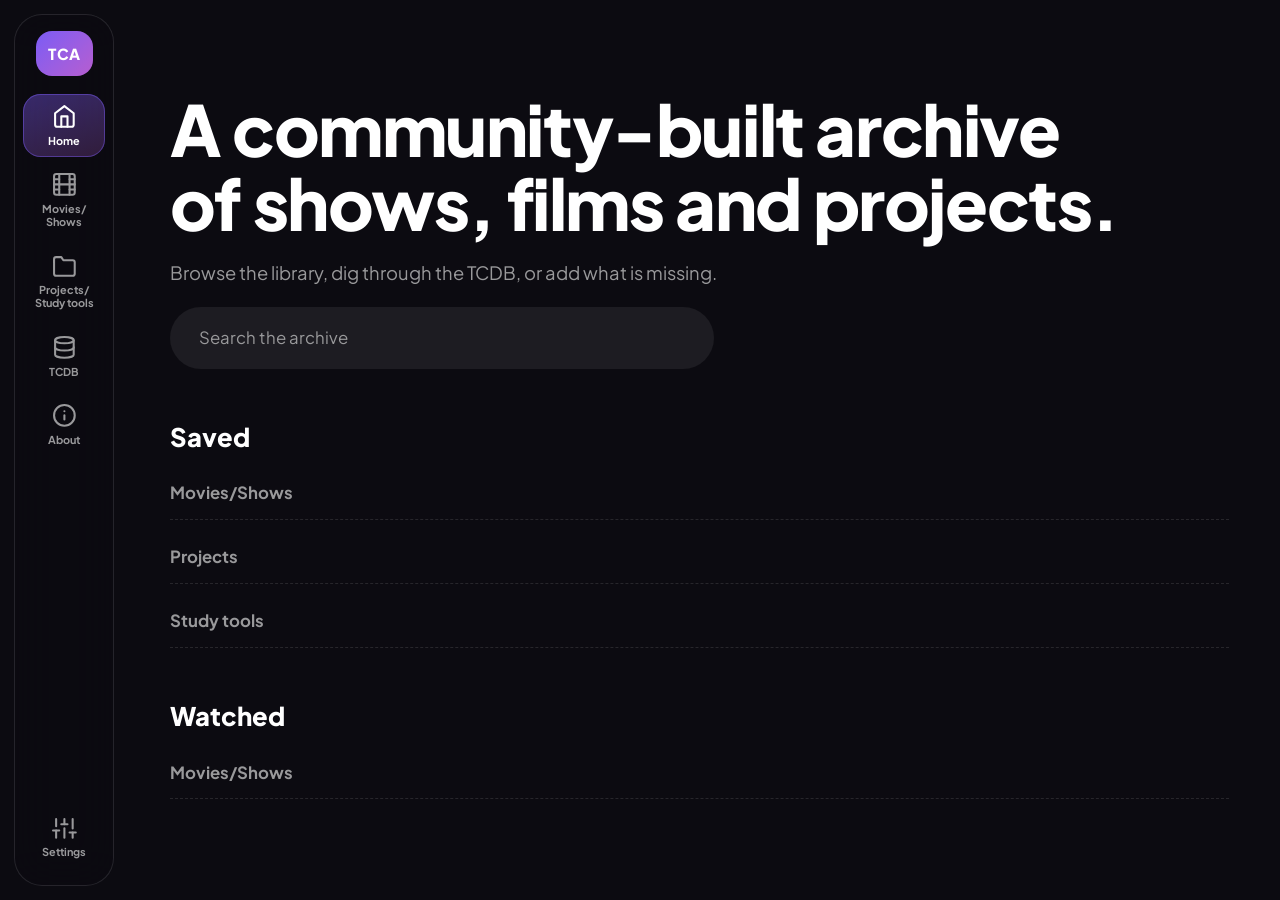
<file: index.html>
<!DOCTYPE html>
<html lang="en">
<head>
  <meta charset="utf-8">
  <meta name="viewport" content="width=device-width, initial-scale=1">
  <title>Loading...</title>
  <meta name="color-scheme" content="dark light">
  <!-- Sends visitors to the homepage automatically. The script keeps any #/page or ?query; the meta tag is the fallback. -->
  <meta http-equiv="refresh" content="0; url=site/">
  <link rel="canonical" href="site/">
  <script>location.replace("site/" + location.search + location.hash);</script>
</head>
<body>
  <p>Taking you to the <a href="site/">homepage</a>...</p>
</body>
</html>
</file>
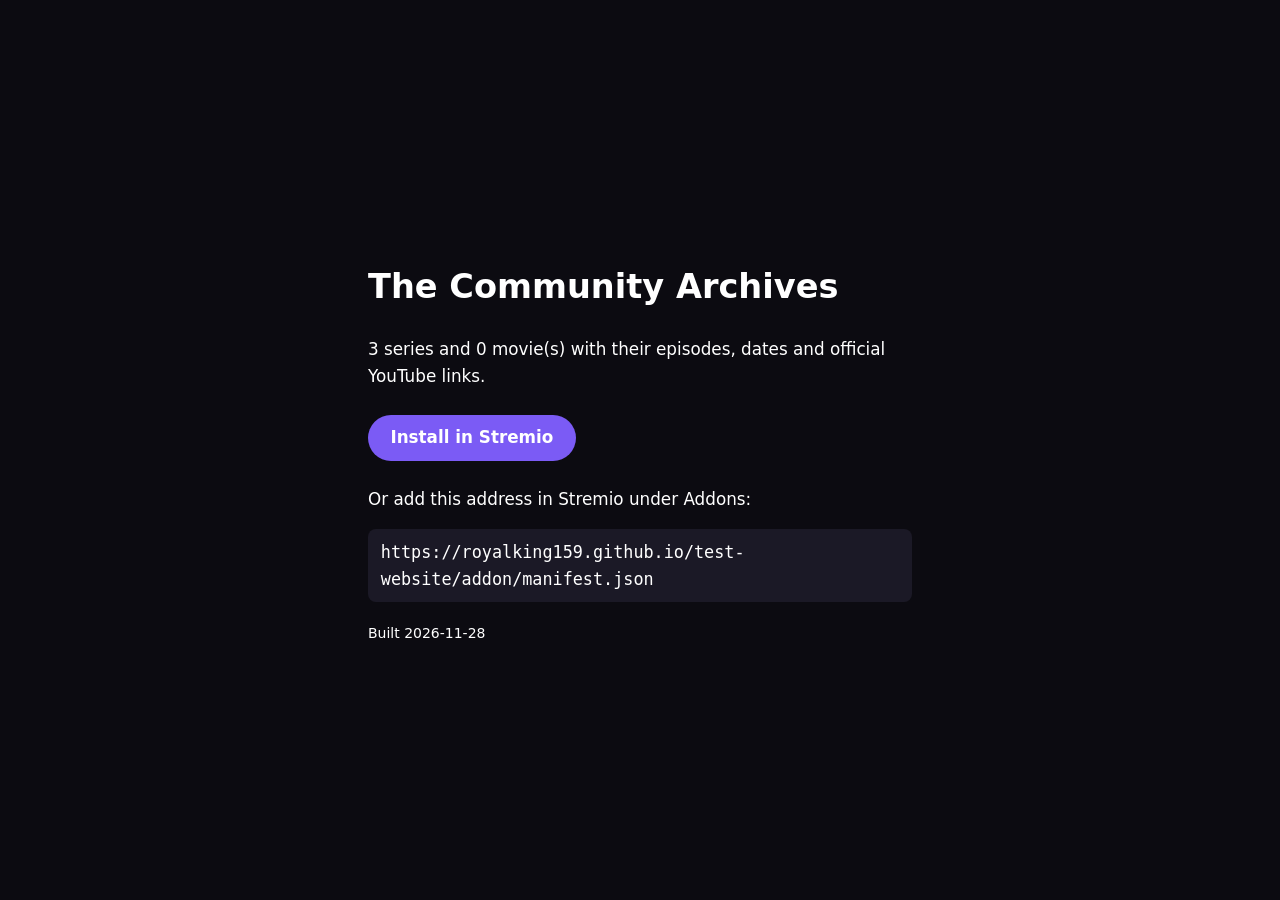
<file: addon/index.html>
<!DOCTYPE html>
<html lang="en"><head><meta charset="utf-8"><meta name="viewport" content="width=device-width, initial-scale=1"><title>The Community Archives for Stremio</title>
<style>body{margin:0;display:grid;place-items:center;min-height:100vh;background:#0c0b11;color:#ffffff;font:1.05rem/1.6 system-ui,sans-serif}main{max-width:34rem;padding:2rem}
a.b{display:inline-block;margin:.5rem 0;padding:.6rem 1.4rem;color:#ffffff;font-weight:700;text-decoration:none;background:#7b5bf5;border-radius:99px}code{display:block;padding:.6rem .8rem;overflow:auto;background:#1b1926;border-radius:8px}</style></head>
<body><main><h1>The Community Archives</h1><p>3 series and 0 movie(s) with their episodes, dates and official YouTube links.</p>
<p><a class="b" href="stremio://royalking159.github.io/test-website/addon/manifest.json">Install in Stremio</a></p><p>Or add this address in Stremio under Addons:</p><code>https://royalking159.github.io/test-website/addon/manifest.json</code>
<p><small>Built 2026-11-28</small></p></main></body></html>
</file>
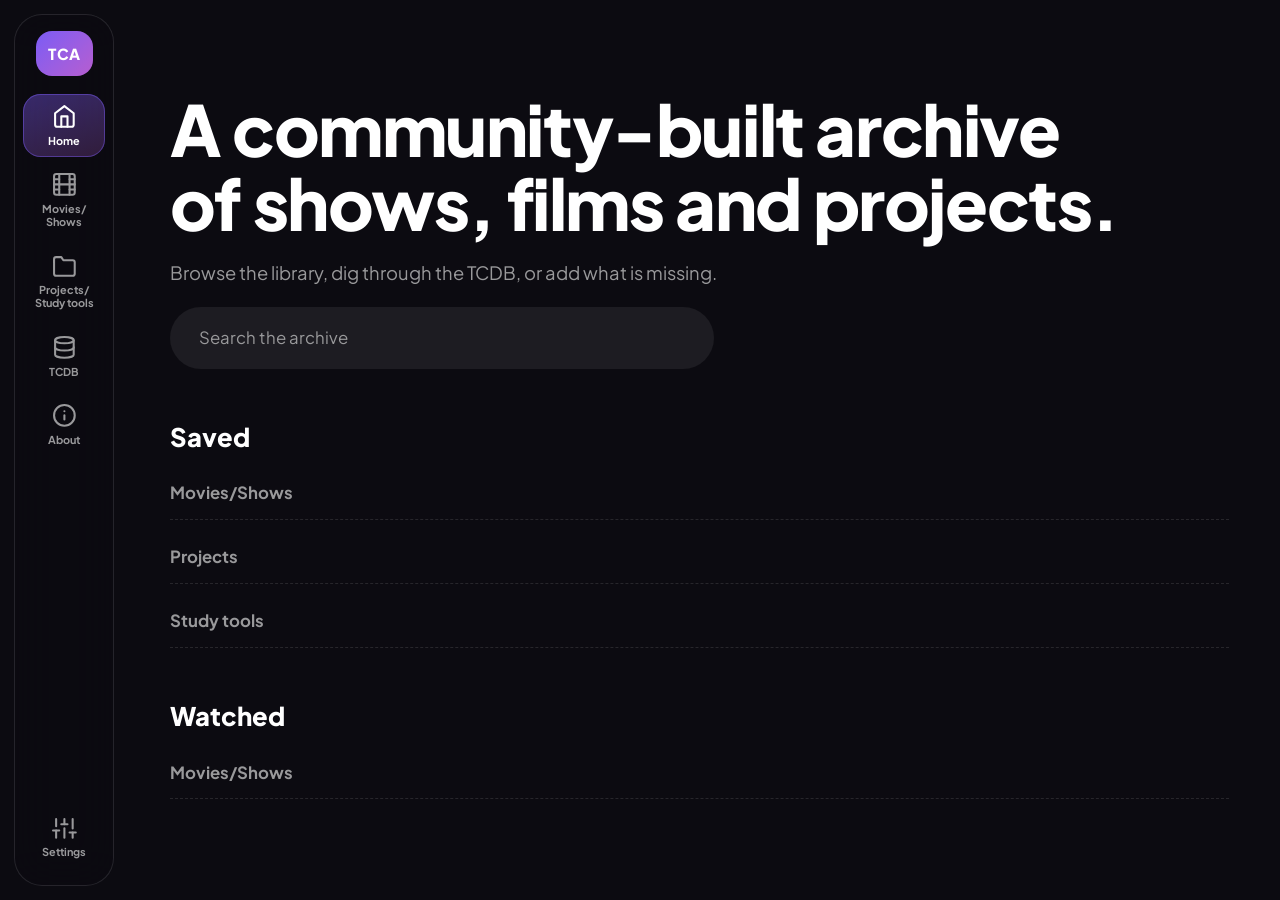
<file: site/index.html>
<!DOCTYPE html>
<html lang="en">
<head>
  <meta charset="utf-8">
  <meta name="viewport" content="width=device-width, initial-scale=1">
  <title>My Site</title>
  <link rel="stylesheet" href="style.css">
</head>
<body>
  <main id="view" tabindex="-1"></main>
  <noscript>This site needs JavaScript to show its content.</noscript>
  <script src="../data/config.js"></script>
  <script src="../data/library.js"></script>
  <script src="theme.js"></script>
  <script src="app.js"></script>
</body>
</html>
</file>
<file: site/style.css>
/* =============================================================================
   Tokens. Colours and fonts are set from data/config.js and from Settings.
   ============================================================================= */
:root {
  --bg: #0c0b11; --text: #ffffff; --accent: #7b5bf5; --on-accent: #ffffff;
  --glass: color-mix(in srgb, var(--text) 7%, transparent);
  --glass-2: color-mix(in srgb, var(--text) 13%, transparent);
  --panel: color-mix(in srgb, var(--bg) 72%, transparent);
  --muted: color-mix(in srgb, var(--text) 58%, var(--bg));
  --line: color-mix(in srgb, var(--text) 11%, transparent);
  --head: "Plus Jakarta Sans", system-ui, sans-serif;
  --body: "Plus Jakarta Sans", system-ui, sans-serif;
  --pad: clamp(1.1rem, 3.2vw, 3rem);
  --side: 6.25rem;
  --r: 1.1rem;
  --accent-2: color-mix(in srgb, var(--accent) 55%, #ff5fa2);
  --grad: linear-gradient(135deg, var(--accent), var(--accent-2));
}
* { box-sizing: border-box; }
html { background: var(--bg); scrollbar-gutter: stable; }
@supports not (scrollbar-gutter: stable) { html { overflow-y: scroll; } }
body { margin: 0; color: var(--text); font: 1rem/1.55 var(--body); -webkit-font-smoothing: antialiased; }
h1, h2, h3 { margin: 0; font-family: var(--head); overflow-wrap: break-word; }
p { text-wrap: pretty; }
a { color: inherit; text-underline-offset: .2em; }
small { color: var(--muted); font-size: .85rem; }
::selection { color: #fff; background: var(--accent); }
:focus-visible { outline: 2px solid var(--accent); outline-offset: 2px; }
main:focus { outline: none; }
[hidden] { display: none !important; }
html.lock { overflow: hidden; }
img { max-width: 100%; }
button { font: inherit; }
.ic { display: inline-flex; flex: none; width: 1.25em; height: 1.25em; }
.ic svg { width: 100%; height: 100%; }
::-webkit-scrollbar { width: 10px; height: 10px; }
::-webkit-scrollbar-thumb { background: var(--glass-2); border-radius: 10px; }
::-webkit-scrollbar-track { background: transparent; }

/* =============================================================================
   Buttons, chips, inputs
   ============================================================================= */
.btn { display: inline-flex; align-items: center; justify-content: center; gap: .5rem; padding: .7rem 1.4rem; font-weight: 700; color: var(--text); text-decoration: none; background: var(--glass); border: 0; border-radius: 2rem; cursor: pointer; transition: background .15s; }
.btn:hover, .btn[aria-pressed="true"] { background: var(--glass-2); }
.btn.primary { color: var(--on-accent); background: var(--grad); }
.btn.primary:hover { filter: brightness(1.12); }
.btn.small { padding: .4rem 1rem; font-size: .88rem; }
.back { display: inline-block; margin-bottom: 1.5rem; color: var(--muted); }
.actions { display: flex; flex-wrap: wrap; gap: .6rem; }
.chip { display: inline-flex; align-items: center; gap: .5rem; padding: .6rem 1.3rem; font-weight: 500; font-size: .95rem; color: var(--text); text-decoration: none; background: var(--glass); border: 0; border-radius: 2rem; cursor: pointer; transition: background .15s; }
a.chip:hover, button.chip:hover { background: var(--grad); color: var(--on-accent); }
.chip .ic { width: .9em; height: .9em; }
.seg { display: flex; flex-wrap: wrap; gap: .5rem; margin: 0; }
.seg button { padding: .6rem 1.3rem; font-weight: 700; color: var(--muted); background: var(--glass); border: 0; border-radius: 2rem; cursor: pointer; }
.seg button:hover { color: var(--text); }
.seg button[aria-pressed="true"] { color: var(--on-accent); background: var(--grad); }
.search { width: 100%; padding: .75rem 1.3rem; font: inherit; color: var(--text); background: var(--glass); border: 2px solid transparent; border-radius: 2rem; }
.search::placeholder { color: var(--muted); }
.search:focus { border-color: var(--accent); outline: none; }
.more { margin-top: .4rem; padding: 0; font-weight: 700; font-size: .9rem; color: var(--accent); background: none; border: 0; cursor: pointer; }
.clamp { display: -webkit-box; -webkit-box-orient: vertical; -webkit-line-clamp: var(--lines, 2); overflow: hidden; }
.clamp.open { display: block; overflow: visible; }
.empty { color: var(--muted); }
.status { margin: 0; font-size: .9rem; color: var(--muted); }
.toast { position: fixed; left: 50%; bottom: 5.5rem; z-index: 80; padding: .7rem 1.4rem; font-weight: 700; color: var(--text); background: var(--glass-2); border-radius: 2rem; transform: translateX(-50%); backdrop-filter: blur(16px); }

/* =============================================================================
   Floating dock (bottom bar on phones)
   ============================================================================= */
body.has-side { padding-left: calc(var(--side) + 1.8rem); }
.sidebar { position: fixed; inset: .9rem auto .9rem .9rem; z-index: 20; display: flex; flex-direction: column; align-items: center; gap: 1.1rem; width: var(--side); padding: 1rem .5rem; overflow-y: auto; background: var(--panel); border: 1px solid var(--line); border-radius: 1.75rem; backdrop-filter: blur(22px); user-select: none; -webkit-user-select: none; }
.brand { display: grid; place-items: center; width: 3.6rem; height: 2.8rem; font-weight: 800; font-size: .95rem; letter-spacing: .03em; color: var(--on-accent); text-decoration: none; background: var(--grad); border-radius: 1rem; }
.sidebar nav { display: flex; flex-direction: column; gap: .3rem; width: 100%; }
.sidebar nav a, .settings-btn { display: flex; flex-direction: column; align-items: center; gap: .3rem; width: 100%; padding: .65rem .2rem; overflow: hidden; font-size: .68rem; font-weight: 700; line-height: 1.2; text-align: center; text-wrap: balance; overflow-wrap: anywhere; color: var(--muted); text-decoration: none; background: none; border: 0; border-radius: 1.1rem; cursor: pointer; user-select: none; -webkit-user-select: none; -webkit-user-drag: none; }
.sidebar nav a .ic, .settings-btn .ic { width: 1.55rem; height: 1.55rem; }
.sidebar nav a:hover, .settings-btn:hover { color: var(--text); background: var(--glass); }
.sidebar nav a[aria-current] { color: var(--text); background: linear-gradient(160deg, color-mix(in srgb, var(--accent) 40%, transparent), color-mix(in srgb, var(--accent-2) 22%, transparent)); box-shadow: inset 0 0 0 1px color-mix(in srgb, var(--accent) 45%, transparent); }
.sidebar nav a[aria-current] .ic { color: #fff; }
.settings-btn { margin-top: auto; }
.menu-btn, .scrim, .top-settings { display: none; }
@media (min-width: 801px) {
  body.has-side.side-right { padding-left: 0; padding-right: calc(var(--side) + 1.8rem); }
  .side-right .sidebar { inset: .9rem .9rem .9rem auto; }
}

/* =============================================================================
   Page area
   ============================================================================= */
#view { min-height: 100vh; }
#view > * { max-width: 1400px; margin-inline: auto; padding: 2.25rem var(--pad) 4rem; }
#view > .detail, #view > .fullbleed { max-width: none; padding: 0; }
.title { margin: 0 0 1.25rem; font: 800 clamp(1.9rem, 3.6vw, 2.6rem)/1.1 var(--head); letter-spacing: -.01em; }
.lead { max-width: 52ch; margin: .6rem 0 0; color: var(--muted); }

/* Home */
.hero { display: grid; justify-items: start; gap: 1.2rem; max-width: 60rem; padding-top: clamp(1rem, 5vw, 3.5rem); }
.hero h1 { font: 800 clamp(2.4rem, 6vw, 4.4rem)/1.05 var(--head); letter-spacing: -.02em; }
.hero .lead { margin: 0; font-size: 1.15rem; }
.search.big { max-width: 34rem; padding: 1rem 1.7rem; font-size: 1.05rem; }
.shelves { display: grid; gap: 3rem; margin-top: 3rem; }
.shelfgroup > h2 { font-size: 1.6rem; font-weight: 800; }
.shelf { margin-top: 1.5rem; }
.shelf h3 { padding-bottom: .8rem; font-size: 1.05rem; font-weight: 700; color: var(--muted); border-bottom: 1px dashed var(--line); }
.findme { margin-top: 2rem; }
.findme h2 { margin-bottom: .8rem; font-size: 1.15rem; font-weight: 800; }
.hlinks { display: flex; flex-wrap: wrap; gap: .6rem; margin: 0; padding: 0; list-style: none; }
.hlinks a { display: inline-flex; padding: .7rem 1.4rem; font-weight: 700; text-decoration: none; background: var(--glass); border-radius: 2rem; }
.hlinks a:hover { color: var(--on-accent); background: var(--grad); }

/* Filters: small toggle chips, a genre rail */
.tagrow { display: flex; flex-wrap: wrap; align-items: center; gap: .45rem; margin-bottom: 1.1rem; }
.tagrow:empty, .tagrow[hidden] { display: none; }
.tagbtn { display: inline-flex; align-items: center; gap: .4rem; padding: .32rem .85rem; font-size: .82rem; font-weight: 700; line-height: 1.3; color: var(--muted); background: var(--glass); border: 0; border-radius: 2rem; cursor: pointer; }
.tagbtn:hover { color: var(--text); background: var(--glass-2); }
.tagbtn[aria-pressed="true"] { color: var(--on-accent); background: var(--grad); }
.tagbtn .ic { width: .8rem; height: .8rem; }
.tagclear { padding: .32rem .6rem; font-size: .82rem; color: var(--muted); text-decoration: underline; background: none; border: 0; cursor: pointer; }
.rail { display: flex; gap: .45rem; margin: 0 0 1.1rem; padding-bottom: .4rem; overflow-x: auto; scrollbar-width: thin; }
.rail .tagbtn { flex: none; }
.dbtools { display: flex; flex-wrap: wrap; align-items: center; gap: .75rem 1rem; margin: 0 0 1.1rem; }
.dbtools .search { flex: 1 1 16rem; max-width: 26rem; width: auto; }

/* Projects and study tools */
.group { margin-top: 2.5rem; }
.group:first-of-type { margin-top: 1.25rem; }
.group > h2 { margin-bottom: .9rem; font-size: 1.35rem; font-weight: 800; }
.cards { display: grid; grid-template-columns: repeat(auto-fill, minmax(21rem, 1fr)); gap: 1rem; }
.project { display: flex; gap: 1rem; padding: 1.2rem; background: var(--glass); border-radius: var(--r); }
.pbadge { display: grid; place-items: center; flex: none; width: 3rem; height: 3rem; font-weight: 800; font-size: 1.2rem; color: #fff; background: linear-gradient(135deg, hsl(var(--h) 70% 52%), hsl(calc(var(--h) + 40) 70% 40%)); border-radius: .9rem; }
.pbody { display: flex; flex-direction: column; gap: .5rem; min-width: 0; }
.project h3 { font-size: 1.15rem; font-weight: 800; }
.project h3 a { text-decoration: none; }
.project p { margin: 0; color: var(--muted); }
.tags { display: flex; flex-wrap: wrap; gap: .4rem; margin: 0; padding: 0; list-style: none; }
.tags li { padding: .2rem .7rem; font-size: .78rem; font-weight: 700; background: var(--glass); border-radius: 2rem; }
.src { margin-top: auto; font-weight: 700; color: var(--accent); }

/* Posters, with a hover card showing the score and genres */
.posters { display: grid; grid-template-columns: repeat(auto-fill, minmax(var(--card, 10.5rem), 1fr)); gap: 1.75rem 1.1rem; }
.poster { margin: 0; }
.poster a { display: block; text-decoration: none; }
.pic { position: relative; overflow: hidden; background: var(--glass); border-radius: var(--r); outline: 3px solid transparent; outline-offset: -3px; transition: outline-color .15s; }
.poster a:hover .pic, .poster a:focus-visible .pic { outline-color: var(--accent); }
.poster img, .noposter { display: block; width: 100%; aspect-ratio: 2 / 3; object-fit: cover; }
.pic img { transition: transform .4s ease; }
.poster a:hover .pic img { transform: scale(1.06); }
.peek { position: absolute; inset: auto 0 0; display: flex; flex-direction: column; gap: .15rem; padding: 2.4rem .85rem .8rem; font-size: .78rem; font-weight: 700; background: linear-gradient(0deg, rgb(0 0 0 / .88), transparent); opacity: 0; transition: opacity .2s; }
.poster a:hover .peek, .poster a:focus-visible .peek { opacity: 1; }
.pscore { font-size: .9rem; color: #ffc247; }
.noposter { display: grid; place-items: center; padding: .75rem; font-weight: 800; font-size: 1.1rem; text-align: center; color: var(--muted); }
figcaption { margin-top: .6rem; padding: 0 .2rem; line-height: 1.3; }
figcaption strong { display: block; overflow: hidden; font-size: .95rem; text-overflow: ellipsis; white-space: nowrap; }
figcaption small { display: block; }
.stars { display: block; font-size: .85rem; letter-spacing: .08em; color: #ffc247; }

/* TCDB: the record ledger */
.tcdbhead { display: flex; flex-wrap: wrap; align-items: flex-end; justify-content: space-between; gap: 1rem 2rem; margin-bottom: 1.25rem; }
.tcdbhead .lead { margin: 0; }
.addoncard { display: flex; flex-wrap: wrap; align-items: center; justify-content: space-between; gap: 1rem 2rem; margin: 0 0 1.5rem; padding: 1.2rem 1.4rem; background: var(--panel); border: 1px solid var(--line); border-left: 3px solid var(--accent); border-radius: .35rem var(--r) var(--r) .35rem; }
.addoncard h2 { margin-bottom: .3rem; font-size: 1.1rem; font-weight: 800; }
.addoncard p { max-width: 54ch; margin: 0 0 .8rem; color: var(--muted); }
.addoncard .search { max-width: 36rem; font-size: .85rem; }
.tips { margin: 0; padding-left: 1.2rem; font-size: .9rem; color: var(--muted); }
.tips:empty { display: none; }
.stats { display: flex; flex-wrap: wrap; gap: .75rem; margin: 0 0 1.5rem; padding: 0; list-style: none; }
.stats li { min-width: 8.5rem; padding: .85rem 1.2rem; background: var(--glass); border-left: 3px solid var(--accent); border-radius: .35rem var(--r) var(--r) .35rem; }
.stats b { display: block; font: 800 1.6rem/1.1 ui-monospace, SFMono-Regular, Menlo, Consolas, monospace; }
.stats span { font-size: .76rem; font-weight: 700; letter-spacing: .05em; text-transform: uppercase; color: var(--muted); }
.mono { font-family: ui-monospace, SFMono-Regular, Menlo, Consolas, monospace; font-size: .85rem; }
.ledger { width: 100%; border-collapse: separate; border-spacing: 0 .4rem; }
.ledger th { padding: .3rem 1rem; font-size: .72rem; font-weight: 700; letter-spacing: .06em; text-align: left; text-transform: uppercase; color: var(--muted); white-space: nowrap; }
.ledger th button { padding: 0; font: inherit; letter-spacing: inherit; text-transform: inherit; color: inherit; background: none; border: 0; cursor: pointer; }
.ledger th button:hover { color: var(--text); }
.ledger th[aria-sort="ascending"] button::after { content: " ↑"; }
.ledger th[aria-sort="descending"] button::after { content: " ↓"; }
.ledger td { padding: .65rem 1rem; vertical-align: middle; background: var(--glass); }
.ledger th[data-k="cov"], .ledger td:nth-child(6) { text-align: center; }
.ledger td:nth-child(6) .cov { justify-content: center; }
.ledger td:first-child { border-radius: 1rem 0 0 1rem; }
.ledger td:last-child { border-radius: 0 1rem 1rem 0; }
.ledger tr.row { cursor: pointer; }
.ledger tr.row:hover td, .ledger tr.row:focus-visible td { background: var(--glass-2); }
.ledger tr.row:focus-visible { outline: none; }
.lt { display: flex; align-items: center; gap: .9rem; min-width: 12rem; }
.lt img, .lt-blank { flex: none; width: 2.2rem; height: 3.3rem; object-fit: cover; background: var(--glass-2); border-radius: .45rem; }
.lt strong, .lt small { display: block; }
.pill { display: inline-block; margin: 0 .3rem .2rem 0; padding: .18rem .65rem; font-size: .75rem; font-weight: 700; white-space: nowrap; background: var(--glass-2); border-radius: 2rem; }
.cov { display: flex; align-items: center; gap: .7rem; }
.meters { display: grid; gap: 5px; width: 12rem; }
.mrow { display: grid; grid-template-columns: 6.2rem 1fr; align-items: center; gap: .6rem; font-size: .7rem; font-weight: 700; color: var(--muted); }
.meter { display: block; height: 4px; overflow: hidden; background: var(--glass-2); border-radius: 4px; }
.meter i { display: block; height: 100%; background: var(--grad); }
.record { padding: 1.2rem 1.3rem; background: var(--panel); border: 1px solid var(--line); border-left: 3px solid var(--accent); border-radius: .35rem var(--r) var(--r) .35rem; backdrop-filter: blur(14px); }
.rechead { display: flex; align-items: center; gap: .8rem; margin-bottom: .8rem; }
.tcdb { padding: .2rem .65rem; font-size: .7rem; font-weight: 800; letter-spacing: .07em; text-transform: uppercase; color: var(--on-accent); background: var(--grad); border-radius: .4rem; }
.rechead code { font-size: .85rem; color: var(--muted); }
.idlinks { display: flex; flex-wrap: wrap; gap: .25rem 1.25rem; margin: 0 0 .9rem; font-weight: 700; }
.idlinks a { color: var(--accent); }
.reccov { display: grid; grid-template-columns: repeat(3, 1fr); gap: .8rem; margin: .4rem 0 1rem; font-size: .76rem; font-weight: 700; letter-spacing: .04em; text-transform: uppercase; color: var(--muted); }
.reccov b { display: block; margin-bottom: .1rem; font: 800 1.2rem/1.2 ui-monospace, SFMono-Regular, Menlo, Consolas, monospace; letter-spacing: 0; text-transform: none; color: var(--text); }
.credits { margin-top: 3rem; padding: 1.4rem; font-size: .95rem; color: var(--muted); background: var(--glass); border-radius: var(--r); }
.credits h2 { margin-bottom: .5rem; font-size: 1.15rem; color: var(--text); }
.credits p { margin: .3rem 0; }
.tmdb-logo { display: block; height: 1.1rem; margin-bottom: .7rem; }
.check { margin: 0; padding: 1rem; overflow: auto; font-size: .85rem; line-height: 1.5; white-space: pre-wrap; background: var(--glass); border-radius: var(--r); }

/* =============================================================================
   Title page: billboard, tabs, episode cards and the streams sheet
   ============================================================================= */
.detail { position: relative; }
.bd { overflow: hidden; pointer-events: none; }
.bd img { display: block; width: 100%; height: 100%; object-fit: cover; }
.bd::after { content: ""; position: absolute; inset: 0; }
.bd.soft img { filter: blur(32px); opacity: .55; transform: scale(1.2); }
[data-glow="off"] .bd { display: none; }
.billboard { position: relative; isolation: isolate; display: grid; grid-template-columns: minmax(0, 1fr) auto; align-items: end; gap: 2rem; min-height: min(72vh, 41rem); padding: 5.5rem var(--pad) 2.25rem; overflow: hidden; }
.billboard .bd { position: absolute; inset: 0; z-index: -1; }
.billboard .bd::after { background: linear-gradient(0deg, var(--bg) 2%, transparent 62%), linear-gradient(90deg, color-mix(in srgb, var(--bg) 88%, transparent) 8%, transparent 72%); }
.roundbtn { display: grid; place-items: center; flex: none; width: 2.7rem; height: 2.7rem; padding: 0; color: var(--text); background: color-mix(in srgb, var(--bg) 55%, transparent); border: 0; border-radius: 50%; cursor: pointer; backdrop-filter: blur(12px); }
.roundbtn:hover { background: var(--glass-2); }
.bb-back { position: absolute; top: 1.4rem; left: var(--pad); }
.bb-text { display: grid; gap: 1rem; max-width: 46rem; min-width: 0; }
.bb-text .title { margin: 0; font-size: clamp(2.6rem, 6vw, 4.6rem); font-weight: 800; line-height: 1; letter-spacing: -.025em; text-shadow: 0 2px 24px rgb(0 0 0 / .45); }
.logo { display: block; max-width: min(100%, 24rem); max-height: 9rem; object-fit: contain; object-position: left; }
.metarow { display: flex; flex-wrap: wrap; align-items: center; gap: .4rem 1.25rem; font-size: 1.05rem; font-weight: 700; }
.score { display: inline-flex; align-items: center; gap: .6rem; }
.badge { padding: .15rem .45rem; font-size: .72rem; font-weight: 800; color: #04252e; background: #01b4e4; border-radius: .35rem; }
.chiprow { display: flex; flex-wrap: wrap; gap: .5rem; }
.bb-text .chip { padding: .35rem 1rem; font-size: .84rem; background: color-mix(in srgb, var(--bg) 55%, transparent); box-shadow: inset 0 0 0 1px var(--line); backdrop-filter: blur(10px); }
.bb-syn { max-width: 60ch; margin: 0; text-shadow: 0 1px 12px rgb(0 0 0 / .55); }
.bb-actions { display: flex; flex-wrap: wrap; align-items: center; gap: .7rem; margin-top: .25rem; }
.btn.play { padding: .9rem 2.2rem; font-size: 1.05rem; }
.btn.plus { width: 3rem; height: 3rem; padding: 0; font-size: 1.6rem; line-height: 1; }
.ctxbadge { justify-self: start; }
.ab { display: inline-flex; align-items: center; justify-content: center; gap: .6rem; min-width: 3rem; height: 3rem; padding: 0 1rem; font-weight: 700; color: var(--text); background: none; border: 0; border-radius: 2rem; cursor: pointer; }
.ab:hover { background: var(--glass-2); }
.ab[aria-pressed="true"] { color: var(--accent); }
.ab[aria-pressed="true"] .ic svg { fill: currentColor; }
.ab.trailer, .abgroup { background: color-mix(in srgb, var(--bg) 55%, transparent); box-shadow: inset 0 0 0 1px var(--line); backdrop-filter: blur(14px); }
.abgroup { display: flex; padding: 0 .25rem; border-radius: 2rem; }
.abgroup .ab { padding: 0; width: 2.9rem; }
.bb-poster { margin: 0; width: clamp(9rem, 15vw, 13rem); overflow: hidden; border-radius: var(--r); box-shadow: 0 20px 50px rgb(0 0 0 / .5); outline: 1px solid var(--line); outline-offset: -1px; }
.bb-poster:empty { display: none; }
.bb-poster img { display: block; width: 100%; aspect-ratio: 2 / 3; object-fit: cover; }

.tabs { position: sticky; top: 0; z-index: 8; display: flex; gap: .3rem; padding: 0 var(--pad); overflow-x: auto; background: color-mix(in srgb, var(--bg) 86%, transparent); border-bottom: 1px solid var(--line); backdrop-filter: blur(16px); }
.tabs button { padding: 1rem 1.1rem; font-weight: 700; white-space: nowrap; color: var(--muted); background: none; border: 0; border-bottom: 3px solid transparent; cursor: pointer; }
.tabs button:hover { color: var(--text); }
.tabs button.rec { color: var(--accent); }
.tabs button.rec[aria-selected="true"] { color: var(--text); }
.tabs button[aria-selected="true"] { color: var(--text); border-image: linear-gradient(90deg, var(--accent), var(--accent-2)) 1; }
.tabpanel { max-width: 1400px; margin: 0 auto; padding: 1.75rem var(--pad) 4rem; }
.eptools { display: flex; flex-wrap: wrap; align-items: center; gap: .75rem 1.25rem; margin-bottom: 1.5rem; }
.seasonpick { display: flex; align-items: center; gap: .3rem; padding: .25rem; background: var(--glass); border-radius: 2rem; }
.arrow { display: inline-grid; place-items: center; width: 2.4rem; height: 2.4rem; padding: 0; color: var(--text); background: none; border: 0; border-radius: 50%; cursor: pointer; }
.arrow:hover:not(:disabled) { background: var(--glass-2); }
.arrow:disabled { opacity: .3; cursor: default; }
.dd { position: relative; min-width: 10rem; }
.dd-btn { display: flex; align-items: center; justify-content: center; gap: .55rem; width: 100%; padding: .55rem 1rem; font-weight: 700; color: var(--text); background: none; border: 0; border-radius: 2rem; cursor: pointer; }
.dd-btn:hover { background: var(--glass-2); }
.chev { flex: none; width: .45rem; height: .45rem; border-right: 2px solid currentColor; border-bottom: 2px solid currentColor; transform: rotate(45deg) translateY(-2px); }
.dd-btn[aria-expanded="true"] .chev { transform: rotate(-135deg) translateY(-2px); }
.dd-menu { position: absolute; z-index: 12; top: calc(100% + 8px); left: 0; min-width: 100%; max-height: 18rem; margin: 0; padding: .4rem; overflow-y: auto; list-style: none; background: color-mix(in srgb, var(--bg) 88%, var(--text)); border: 1px solid var(--line); border-radius: 1rem; box-shadow: 0 12px 32px rgb(0 0 0 / .4); }
.dd-menu li { display: flex; align-items: baseline; justify-content: space-between; gap: 1rem; padding: .6rem .9rem; border-radius: .7rem; cursor: pointer; white-space: nowrap; }
.dd-menu li small { color: var(--muted); }
.dd-menu li:hover, .dd-menu li:focus { background: var(--glass-2); outline: none; }
.dd-menu li[aria-selected="true"] { font-weight: 800; color: var(--accent); }
.psearch { position: relative; flex: 1 1 14rem; max-width: 22rem; }
.psearch .ic { position: absolute; top: 50%; right: 1.1rem; color: var(--muted); transform: translateY(-50%); pointer-events: none; }
.psearch .search { padding-right: 2.8rem; }
.epgrid { display: grid; grid-template-columns: repeat(auto-fill, minmax(17rem, 1fr)); gap: 1.6rem 1.2rem; margin: 0; padding: 0; list-style: none; }
.epc { display: block; width: 100%; padding: 0; text-align: left; color: inherit; background: none; border: 0; cursor: pointer; }
.epc .tw { position: relative; overflow: hidden; background: var(--glass); border-radius: var(--r); }
.tw img, .thumb { display: block; width: 100%; aspect-ratio: 16 / 9; object-fit: cover; background: var(--glass-2); }
.epc .tw img { transition: transform .35s ease; }
.epc:hover .tw img { transform: scale(1.05); }
.epbadge { position: absolute; top: .6rem; left: .6rem; padding: .15rem .65rem; font-size: .78rem; font-weight: 800; color: #fff; background: rgb(0 0 0 / .62); border-radius: 2rem; backdrop-filter: blur(6px); }
.epc .watched { position: absolute; top: .6rem; right: .6rem; }
.epplay { position: absolute; inset: 0; display: grid; place-items: center; color: #fff; background: rgb(0 0 0 / .35); opacity: 0; transition: opacity .2s; }
.epplay .ic { width: 2.6rem; height: 2.6rem; padding: .7rem; background: var(--grad); border-radius: 50%; }
.epc:hover .epplay, .epc:focus-visible .epplay { opacity: 1; }
.epc strong { display: block; margin-top: .7rem; font-weight: 700; line-height: 1.25; }
.epc small { display: block; margin-top: .1rem; }
.epc p { display: -webkit-box; -webkit-box-orient: vertical; -webkit-line-clamp: 2; margin: .35rem 0 0; overflow: hidden; font-size: .92rem; color: var(--muted); }
.watched { display: inline-flex; align-items: center; gap: .4rem; padding: .3rem .65rem; font-size: .72rem; font-weight: 800; text-transform: uppercase; color: #1b1500; background: #ffc247; border-radius: .45rem; }
.watched .ic { width: 1rem; height: 1rem; }
.aboutgrid { display: grid; grid-template-columns: minmax(0, 2fr) minmax(16rem, 1fr); gap: 2.5rem; }
.aboutgrid h2 { margin-bottom: .8rem; font-size: 1.2rem; font-weight: 800; }
.sdesc { max-width: 68ch; margin: 0; font-size: 1.05rem; }
.factcard { display: grid; grid-template-columns: max-content minmax(0, 1fr); gap: .6rem 1.4rem; align-self: start; margin: 0; padding: 1.2rem 1.4rem; background: var(--glass); border-radius: var(--r); }
.factcard dt { color: var(--muted); }
.factcard dd { margin: 0; font-weight: 700; }
.people { display: grid; grid-template-columns: repeat(auto-fill, minmax(11rem, 1fr)); gap: 1rem; }
.person { display: grid; justify-items: center; gap: .35rem; padding: 1.2rem .8rem; text-align: center; text-decoration: none; background: var(--glass); border-radius: var(--r); transition: background .15s; }
.person:hover { background: var(--glass-2); }
.avatar { display: grid; place-items: center; width: 4.2rem; height: 4.2rem; margin-bottom: .3rem; font-size: 1.25rem; font-weight: 800; color: #fff; background: linear-gradient(135deg, hsl(var(--h) 65% 50%), hsl(calc(var(--h) + 45) 65% 38%)); border-radius: 50%; }
.person strong { line-height: 1.25; }
/* TCDB title pages use the record look */
.ctxrow { display: flex; align-items: center; gap: .7rem; }
.idcode { font-size: .85rem; color: var(--muted); }
.dbmode .tabs { background: var(--panel); }
.dbmode .tabs button { font-family: ui-monospace, SFMono-Regular, Menlo, Consolas, monospace; font-size: .78rem; letter-spacing: .06em; text-transform: uppercase; }
.recbox { padding: 1.4rem 1.5rem; background: var(--panel); border: 1px solid var(--line); border-left: 3px solid var(--accent); border-radius: .35rem var(--r) var(--r) .35rem; backdrop-filter: blur(14px); }
.dbmode .eptools { margin-bottom: 1.1rem; }
.eptable { width: 100%; border-collapse: collapse; }
.eptable th { padding: .4rem .8rem; font-size: .72rem; font-weight: 700; letter-spacing: .06em; text-align: left; text-transform: uppercase; white-space: nowrap; color: var(--muted); border-bottom: 1px solid var(--line); }
.eptable td { padding: .75rem .8rem; vertical-align: top; border-bottom: 1px solid var(--line); }
.eptable td:first-child { width: 3.5rem; color: var(--muted); }
.eptable tr.row { cursor: pointer; }
.eptable tr.row:hover td, .eptable tr.row:focus-visible td { background: var(--glass); }
.eptable tr.row:focus-visible { outline: none; }
.eptable strong { margin-right: .6rem; font-weight: 700; }
.eptable td small { display: block; max-width: 56ch; margin-top: .2rem; overflow: hidden; text-overflow: ellipsis; white-space: nowrap; }
.flags { display: flex; flex-wrap: wrap; gap: .35rem; }
.flag { padding: .15rem .55rem; font-size: .7rem; font-weight: 800; letter-spacing: .03em; white-space: nowrap; border-radius: .35rem; }
.flag.ok { color: var(--on-accent); background: var(--grad); }
.flag.no { color: var(--muted); box-shadow: inset 0 0 0 1px var(--line); }
.dbmode .factcard { padding: 0; background: none; border-radius: 0; }
.dbmode .factcard dt { align-self: center; font-size: .76rem; font-weight: 700; letter-spacing: .05em; text-transform: uppercase; }
.dbmode .people { grid-template-columns: repeat(auto-fill, minmax(20rem, 1fr)); gap: .5rem 1rem; }
.dbmode .person { grid-template-columns: auto 1fr; justify-items: start; column-gap: .9rem; padding: .6rem .9rem; text-align: left; border-radius: .8rem; }
.dbmode .person .avatar { grid-row: span 2; width: 2.8rem; height: 2.8rem; margin: 0; font-size: .95rem; }
.dbmode .person strong { align-self: end; }
.dbmode .person small { align-self: start; }
.castlist { display: grid; gap: .6rem; margin-bottom: .7rem; }
.castrow { display: grid; grid-template-columns: 1fr 1fr auto; gap: .5rem; align-items: center; }
.recstack { display: grid; gap: 2.5rem; max-width: 60rem; }
.record { max-width: 44rem; }
.sources h2 { margin-bottom: .5rem; font-size: 1.2rem; font-weight: 800; }
.srcsum { display: grid; gap: .7rem; margin: 1.2rem 0 1.6rem; padding: 0; list-style: none; }
.srcsum li { display: flex; flex-wrap: wrap; align-items: baseline; gap: .4rem .9rem; }
.srcpill { display: inline-block; padding: .2rem .75rem; font-size: .76rem; font-weight: 800; color: #fff; white-space: nowrap; background: var(--glass-2); border-radius: 2rem; }
.srcpill.tcdb { background: var(--grad); }
.srcpill.tmdb { color: #04252e; background: #01b4e4; }
.srcpill.tvdb { color: #10250c; background: #6cd25b; }
.srcpill.yt { background: #e62117; }
.srctable { width: 100%; border-collapse: collapse; }
.srctable th, .srctable td { padding: .7rem .3rem; text-align: left; border-top: 1px solid var(--line); vertical-align: middle; }
.srctable th { width: 13rem; font-weight: 600; color: var(--muted); }
.pills { display: flex; flex-wrap: wrap; align-items: center; gap: .4rem; }
.muted { color: var(--muted); }

dialog.sheet { width: min(34rem, calc(100vw - 1.5rem)); max-height: 90vh; padding: 0; overflow: hidden; color: var(--text); background: color-mix(in srgb, var(--bg) 90%, var(--text)); border: 1px solid var(--line); border-radius: 1.5rem; }
dialog.sheet[open] { display: flex; flex-direction: column; }
dialog.sheet::backdrop { background: rgb(0 0 0 / .6); backdrop-filter: blur(6px); }
.sheet-head { display: flex; align-items: center; justify-content: space-between; padding: .9rem 1.1rem; border-bottom: 1px solid var(--line); }
.sheet-head .roundbtn { background: var(--glass); }
.sheet-body { flex: 1 1 auto; min-height: 0; padding: 1.1rem; overflow-y: auto; overscroll-behavior: contain; }
.sp { display: grid; gap: 1rem; max-width: 34rem; }
.epcard .tw { margin-bottom: .8rem; overflow: hidden; border-radius: 1rem; }
.epcard h3 { font-size: 1.25rem; font-weight: 800; }
.epcard p { margin: .5rem 0 0; color: var(--muted); }
.sp h4 { margin: .4rem 0 -.2rem; font-size: .8rem; font-weight: 700; letter-spacing: .03em; text-transform: uppercase; color: var(--muted); }
.stream { display: flex; align-items: center; gap: .9rem; padding: .85rem 1rem; color: var(--text); text-decoration: none; background: var(--glass); border-radius: 1rem; }
.stream:hover { background: var(--glass-2); }
.sbadge { display: grid; place-items: center; flex: none; width: 2.5rem; height: 2.5rem; font-weight: 800; color: #fff; background: var(--accent); border-radius: .8rem; }
.sbadge.yt { background: #e62117; }
.sbadge.prime { background: #00a8e1; }
.sbadge.drive { background: #1fa463; }
.sgrow { flex: 1; min-width: 0; }
.sgrow strong, .sgrow small { display: block; }
.stream > .ic { color: var(--muted); }
.sp .btn { justify-self: start; }

/* Search results (home dropdown and the search page) */
.searchbox { position: relative; width: 100%; max-width: 34rem; }
.results { position: absolute; z-index: 15; top: calc(100% + .5rem); left: 0; right: 0; max-height: 70vh; padding: .6rem; overflow-y: auto; background: color-mix(in srgb, var(--bg) 90%, var(--text)); border: 1px solid var(--line); border-radius: 1.25rem; box-shadow: 0 18px 44px rgb(0 0 0 / .45); }
.rgroup + .rgroup { margin-top: .6rem; }
.rgroup h3 { display: flex; align-items: center; gap: .55rem; padding: .5rem .7rem; font-size: .78rem; font-weight: 700; letter-spacing: .05em; text-transform: uppercase; color: var(--muted); }
.rgroup h3 .ic { width: 1.1rem; height: 1.1rem; }
.res { display: flex; align-items: center; gap: .85rem; padding: .55rem .7rem; color: var(--text); text-decoration: none; border-radius: .9rem; }
.res:hover, .res:focus-visible { background: var(--glass-2); }
.res img, .rbadge { flex: none; width: 2.3rem; height: 3.1rem; object-fit: cover; background: var(--glass-2); border-radius: .5rem; }
.rbadge { display: grid; place-items: center; width: 2.6rem; height: 2.6rem; font-weight: 800; color: #fff; background: var(--grad); border-radius: .8rem; }
.rtext { flex: 1; min-width: 0; }
.rtext strong, .rtext small { display: block; overflow: hidden; text-overflow: ellipsis; white-space: nowrap; }
.res.more { justify-content: center; margin-top: .4rem; font-weight: 700; color: var(--accent); }
.rgroups .rgroup { padding: 1rem 0; border-top: 1px solid var(--line); }
.rgroups { margin-top: 1.5rem; }
.rgroups .res { max-width: 46rem; }

/* Sign in */
.signin { display: grid; place-items: center; min-height: 70vh; }
.signin-card { display: grid; justify-items: stretch; gap: .9rem; width: min(26rem, 100%); padding: 2rem; background: var(--panel); border: 1px solid var(--line); border-radius: 1.5rem; backdrop-filter: blur(18px); }
.signin-card .brand.static { justify-self: center; }
.signin-card .title { margin: .4rem 0 0; text-align: center; }
.signin-card .lead { margin: 0 0 .5rem; text-align: center; }
.signin-card .btn[disabled] { opacity: .45; cursor: not-allowed; }
.note { margin: 0; padding: .8rem 1rem; font-size: .92rem; background: var(--glass); border-left: 3px solid var(--accent); border-radius: .4rem .9rem .9rem .4rem; }
.legend { max-width: 60rem; margin: 1.2rem 0 0; font-size: .88rem; color: var(--muted); }

/* =============================================================================
   Forms (Add / edit a title)
   ============================================================================= */
.addform { display: grid; gap: 1.1rem; max-width: 48rem; margin-top: 1.5rem; }
.addform h2 { margin-top: 1rem; font-size: 1.35rem; font-weight: 800; }
.row2 { display: grid; grid-template-columns: 1fr 1fr; gap: 1rem; align-items: start; }
.field { display: grid; gap: .35rem; align-content: start; }
.field > span { font-weight: 700; }
.field input, .field select, .field textarea, .eprow input, .eprow textarea, .castrow input, .seasonhead input, .bulk textarea { width: 100%; padding: .7rem 1rem; font: inherit; color: var(--text); background: var(--glass); border: 2px solid transparent; border-radius: .9rem; }
.field select option { color: #111; }
.field input:focus, .field select:focus, .field textarea:focus, .eprow input:focus, .eprow textarea:focus, .castrow input:focus, .seasonhead input:focus, .bulk textarea:focus { border-color: var(--accent); outline: none; }
.field textarea { resize: vertical; }
details.seasonbox { margin-bottom: 1rem; background: var(--glass); border-radius: var(--r); }
.seasonbox > summary { padding: 1rem 1.2rem; font-weight: 800; cursor: pointer; }
.seasonbox > :not(summary) { margin: 0 1.2rem 1.2rem; }
.seasonhead { display: grid; grid-template-columns: 1fr auto; gap: 1rem; align-items: end; }
.eplist { display: grid; gap: .7rem; }
.eprow { display: grid; grid-template-columns: 2rem minmax(0, 1.6fr) 9.5rem minmax(0, 1fr) auto; gap: .5rem; align-items: center; padding: .7rem; background: var(--glass); border-radius: 1rem; }
.eprow textarea { grid-column: 2 / -1; resize: vertical; }
.epn { font-weight: 800; color: var(--muted); text-align: right; }
.epbtns { display: flex; gap: .3rem; }
.mini { width: 2.1rem; height: 2.1rem; padding: 0; color: var(--text); background: var(--glass-2); border: 0; border-radius: 50%; cursor: pointer; }
.mini:hover { background: var(--accent); color: var(--on-accent); }
.bulk { margin-top: .8rem; }
.bulk summary { cursor: pointer; color: var(--accent); font-weight: 700; }
.bulk textarea { display: block; margin: .6rem 0; }
.jsonout { max-height: 22rem; margin: 0; padding: 1rem; overflow: auto; font-size: .85rem; line-height: 1.5; background: var(--glass); border-radius: var(--r); }
.problems { margin: 0; padding-left: 1.2rem; color: #ff8d8d; }
.problems:empty { display: none; }
.credit { margin: 1rem 0 0; font-size: .9rem; color: var(--muted); }

/* =============================================================================
   Settings
   ============================================================================= */
dialog.settings { width: min(34rem, calc(100vw - 1.5rem)); height: min(46rem, 92vh); padding: 0; overflow: hidden; color: var(--text); background: color-mix(in srgb, var(--bg) 90%, var(--text)); border: 1px solid var(--line); border-radius: 1.5rem; }
dialog.settings[open] { display: flex; flex-direction: column; }
dialog.settings::backdrop, dialog.player::backdrop { background: rgb(0 0 0 / .65); backdrop-filter: blur(6px); }
.settings .panel { position: static; display: flex; flex: 1 1 auto; flex-direction: column; gap: 0; width: 100%; height: auto; min-height: 0; padding: 0; overflow: hidden; background: none; border-radius: 0; backdrop-filter: none; }
.s-head { display: flex; align-items: center; justify-content: space-between; padding: 1.2rem 1.5rem; border-bottom: 1px solid var(--line); }
.s-head h2 { font-size: 1.4rem; font-weight: 800; }
.settings-body { flex: 1 1 auto; min-height: 0; padding: .5rem 1.5rem 1rem; overflow-y: auto; overscroll-behavior: contain; -webkit-overflow-scrolling: touch; }
.s-card { display: grid; gap: 1.1rem; padding: 1.3rem 0; border-top: 1px solid var(--line); }
.s-card:first-child { border-top: 0; }
.s-card h3 { font-size: 1.05rem; font-weight: 800; }
.s-row { display: grid; gap: .5rem; }
.s-row.inline { grid-template-columns: 1fr auto; align-items: center; }
.s-label { display: flex; flex-direction: column; font-weight: 700; }
.s-label small { font-weight: 400; }
.sseg { display: flex; gap: .3rem; padding: .3rem; background: var(--glass); border-radius: 2rem; }
.sseg button { flex: 1; padding: .5rem .5rem; font-weight: 700; color: var(--muted); background: none; border: 0; border-radius: 2rem; cursor: pointer; }
.sseg button:hover { color: var(--text); }
.sseg button[aria-pressed="true"] { color: var(--on-accent); background: var(--grad); }
.presets { display: grid; grid-template-columns: repeat(auto-fill, minmax(5.2rem, 1fr)); gap: .6rem; }
.preset { display: grid; gap: .35rem; padding: .4rem; font-size: .85rem; font-weight: 700; color: var(--muted); text-align: center; background: var(--glass); border: 2px solid transparent; border-radius: 1rem; cursor: pointer; }
.preset:hover { color: var(--text); }
.preset[aria-pressed="true"] { color: var(--text); border-color: var(--accent); }
.preset .pv { display: flex; flex-direction: column; justify-content: center; gap: .3rem; height: 2.7rem; padding: 0 .55rem; border-radius: .7rem; }
.preset .pv i { display: block; width: 55%; height: .35rem; border-radius: 1rem; }
.preset .pv b { display: block; width: 80%; height: .25rem; border-radius: 1rem; opacity: .55; }
.swatches { display: flex; flex-wrap: wrap; align-items: center; gap: .55rem; }
.swatch { width: 2rem; height: 2rem; padding: 0; border: 0; border-radius: 50%; cursor: pointer; }
.swatch[aria-pressed="true"] { outline: 2px solid var(--text); outline-offset: 2px; }
.s-card input[type="color"] { width: 2.6rem; height: 2rem; padding: 0; background: none; border: 0; border-radius: .6rem; cursor: pointer; }
.s-card select { width: 100%; padding: .65rem 1rem; color: var(--text); background: var(--glass); border: 0; border-radius: .9rem; }
.s-card select option { color: #111; }
.fontprev { display: grid; gap: .1rem; margin: 0; padding: .9rem 1.1rem; background: var(--glass); border-radius: 1rem; }
.fontprev strong { font-family: var(--head); font-size: 1.4rem; line-height: 1.15; }
.fontprev span { color: var(--muted); }
.switch { position: relative; width: 3rem; height: 1.7rem; padding: 0; background: var(--glass-2); border: 0; border-radius: 2rem; cursor: pointer; }
.switch span { position: absolute; top: 3px; left: 3px; width: 1.3rem; height: 1.3rem; background: #fff; border-radius: 50%; transition: transform .15s; }
.switch[aria-checked="true"] { background: var(--accent); }
.switch[aria-checked="true"] span { transform: translateX(1.3rem); }
.s-foot { display: flex; justify-content: flex-end; gap: .6rem; padding: 1rem 1.5rem; border-top: 1px solid var(--line); }
.settings-body .status { padding-top: .5rem; }
[data-cards="s"] { --card: 8.5rem; }
[data-cards="l"] { --card: 13.5rem; }
[data-motion="reduced"] *, [data-motion="reduced"] *::before, [data-motion="reduced"] *::after { transition: none !important; animation: none !important; }

/* =============================================================================
   Video player
   ============================================================================= */
dialog.player { width: min(78rem, 96vw, calc((100vh - 7.5rem) * 1.7778)); max-width: 100vw; padding: 0; overflow: hidden; color: var(--text); background: color-mix(in srgb, var(--bg) 90%, var(--text)); border: 1px solid var(--line); border-radius: 1.25rem; }
.pl-head { display: flex; align-items: center; justify-content: space-between; gap: 1rem; padding: .8rem 1.1rem; }
.pl-titles { min-width: 0; }
.pl-titles strong { display: block; overflow: hidden; font-size: 1.05rem; text-overflow: ellipsis; white-space: nowrap; }
.pl-titles small { display: block; overflow: hidden; text-overflow: ellipsis; white-space: nowrap; }
.pl-actions { display: flex; flex: none; gap: .4rem; }
.pl-stage { position: relative; aspect-ratio: 16 / 9; background: #000; }
.pl-loading { position: absolute; inset: 0; display: grid; place-items: center; color: #fff; }
.spin { width: 2rem; height: 2rem; border: 3px solid rgb(255 255 255 / .25); border-top-color: #fff; border-radius: 50%; animation: spin .8s linear infinite; }
@keyframes spin { to { transform: rotate(360deg); } }
.pl-frame { position: absolute; inset: 0; }
.pl-frame iframe, .pl-frame video { display: block; width: 100%; height: 100%; background: #000; border: 0; }
.pl-foot { margin: 0; padding: .6rem 1.1rem .8rem; font-size: .9rem; color: var(--muted); }
.pl-foot a { color: var(--text); }

/* =============================================================================
   Hide the sidebar until opened (desktop setting)
   ============================================================================= */
@media (min-width: 801px) {
  [data-sidehide="on"] body.has-side, [data-sidehide="on"] body.has-side.side-right { padding-left: 0; padding-right: 0; }
  [data-sidehide="on"] .sidebar, [data-sidehide="on"] .side-right .sidebar { inset: 0 auto 0 0; border-left: 0; border-right: 1px solid var(--line); transform: translateX(-130%); }
  [data-sidehide="on"] .menu-open .sidebar { transform: none; }
  [data-sidehide="on"] .menu-btn { position: fixed; top: .9rem; left: .9rem; z-index: 30; display: grid; place-items: center; width: 2.9rem; height: 2.9rem; padding: 0; font-weight: 700; color: var(--text); background: var(--glass-2); border: 0; border-radius: 50%; cursor: pointer; backdrop-filter: blur(12px); }
  [data-sidehide="on"] .scrim { position: fixed; inset: 0; z-index: 10; background: rgb(0 0 0 / .5); }
  [data-sidehide="on"] .menu-open .scrim { display: block; }
  [data-sidehide="on"] #view > *:not(.detail) { padding-top: 4.5rem; }
  [data-sidehide="on"] .billboard { padding-top: 7rem; }
  [data-sidehide="on"] .bb-back { top: 4.6rem; }
}

/* =============================================================================
   Narrow screens and phones
   ============================================================================= */
@media (max-width: 1000px) {
  .aboutgrid { grid-template-columns: 1fr; }
}
@media (max-width: 800px) {
  body.has-side { padding-left: 0; }
  .sidebar { inset: 0 auto 0 0; z-index: 35; align-items: stretch; width: min(19rem, 84vw); padding: 4.8rem 1rem 1rem; border-radius: 0 1.75rem 1.75rem 0; transform: translateX(-105%); transition: transform .25s ease; }
  .menu-open .sidebar { transform: none; }
  .brand { width: 3.6rem; }
  .sidebar nav a, .settings-btn { flex-direction: row; justify-content: flex-start; gap: 1rem; padding: .85rem 1rem; font-size: 1rem; text-align: left; }
  .sidebar nav a .ic, .settings-btn .ic { width: 1.4rem; height: 1.4rem; }
  .menu-btn, .top-settings, [data-sidehide="on"] .menu-btn { position: fixed; top: .75rem; z-index: 40; display: grid; place-items: center; width: 2.9rem; height: 2.9rem; padding: 0; color: var(--text); background: color-mix(in srgb, var(--bg) 62%, transparent); border: 0; border-radius: 50%; box-shadow: inset 0 0 0 1px var(--line); backdrop-filter: blur(14px); cursor: pointer; }
  .menu-btn, [data-sidehide="on"] .menu-btn { left: var(--pad); }
  .top-settings { right: var(--pad); }
  .scrim { position: fixed; inset: 0; z-index: 30; background: rgb(0 0 0 / .55); }
  .menu-open .scrim { display: block; }
  #view > *:not(.detail):not(.fullbleed) { padding-top: 5rem; padding-bottom: 3rem; }
  .posters { grid-template-columns: repeat(auto-fill, minmax(var(--card, 7.8rem), 1fr)); gap: 1.4rem .8rem; }
  [data-cards="s"] { --card: 6.4rem; }
  [data-cards="l"] { --card: 10rem; }
  .cards { grid-template-columns: 1fr; }
  .billboard { grid-template-columns: 1fr; min-height: 0; padding-top: 8rem; padding-bottom: 1.5rem; }
  .bb-back { top: 4.5rem; }
  .tabs { position: static; }
  .bb-poster { display: none; }
  .btn.play { flex: 1 1 100%; }
  .tabpanel { padding-top: 1.25rem; }
  .epgrid { grid-template-columns: 1fr 1fr; gap: 1.1rem .7rem; }
  .epc p { display: none; }
  .eptools .psearch { flex-basis: 100%; max-width: none; }
  .watched { font-size: .62rem; padding: .22rem .45rem; }
  dialog.sheet { width: 100vw; max-width: 100vw; max-height: 88vh; margin: auto 0 0; border-bottom: 0; border-radius: 1.5rem 1.5rem 0 0; }
  .searchbox { max-width: none; }
  .ledger thead { display: none; }
  .ledger, .ledger tbody { display: block; }
  .ledger tr.row { display: grid; grid-template-columns: 1fr auto; gap: .5rem .8rem; align-items: center; margin-bottom: .6rem; padding: .8rem 1rem; background: var(--glass); border-radius: 1rem; }
  .ledger td { display: block; padding: 0; background: none; border-radius: 0 !important; }
  .ledger td:nth-child(1) { grid-column: 1 / -1; }
  .ledger td:nth-child(n+4):not(:nth-child(6)) { display: none; }
  .row2 { grid-template-columns: 1fr; }
  .castrow { grid-template-columns: 1fr auto; }
  .castrow input:nth-child(2) { grid-column: 1; }
  .eptable thead { display: none; }
  .eptable, .eptable tbody { display: block; }
  .eptable td small { max-width: none; white-space: normal; }
  .eptable tr.row { display: grid; grid-template-columns: 2.4rem minmax(0, 1fr); gap: .25rem .6rem; padding: .75rem 0; border-bottom: 1px solid var(--line); }
  .eptable td { display: block; min-width: 0; padding: 0; border: 0; }
  .eptable td:nth-child(n+3) { grid-column: 2; }
  .recbox { padding: 1rem; }
  .eprow { grid-template-columns: 2rem minmax(0, 1fr) auto; }
  .eprow .epbtns { grid-column: 3; grid-row: 1; }
  .ep-d, .ep-y { grid-column: 2 / -1; }
  .seasonhead { grid-template-columns: 1fr; }
  dialog.player { width: 100vw; border-left: 0; border-right: 0; border-radius: 0; }
  .pl-head { flex-wrap: wrap; padding: .6rem .8rem; }
  .pl-foot { padding-bottom: calc(.8rem + env(safe-area-inset-bottom, 0px)); }
  .toast { bottom: 1.5rem; }
}
@media (max-width: 800px) and (orientation: landscape) {
  dialog.player { width: min(100vw, calc((100vh - 3.6rem) * 1.7778)); }
  .pl-foot { display: none; }
}

/* =============================================================================
   Nothing on the page can be highlighted (typing boxes still work)
   ============================================================================= */
html { -webkit-touch-callout: none; -webkit-tap-highlight-color: transparent; }
*, *::before, *::after { -webkit-user-select: none; user-select: none; }
input, textarea, select, .jsonout, [contenteditable] { -webkit-user-select: text; user-select: text; }
img, a { -webkit-user-drag: none; user-drag: none; }
::selection { background: transparent; }
input::selection, textarea::selection, .jsonout::selection { color: #fff; background: var(--accent); }
</file>
